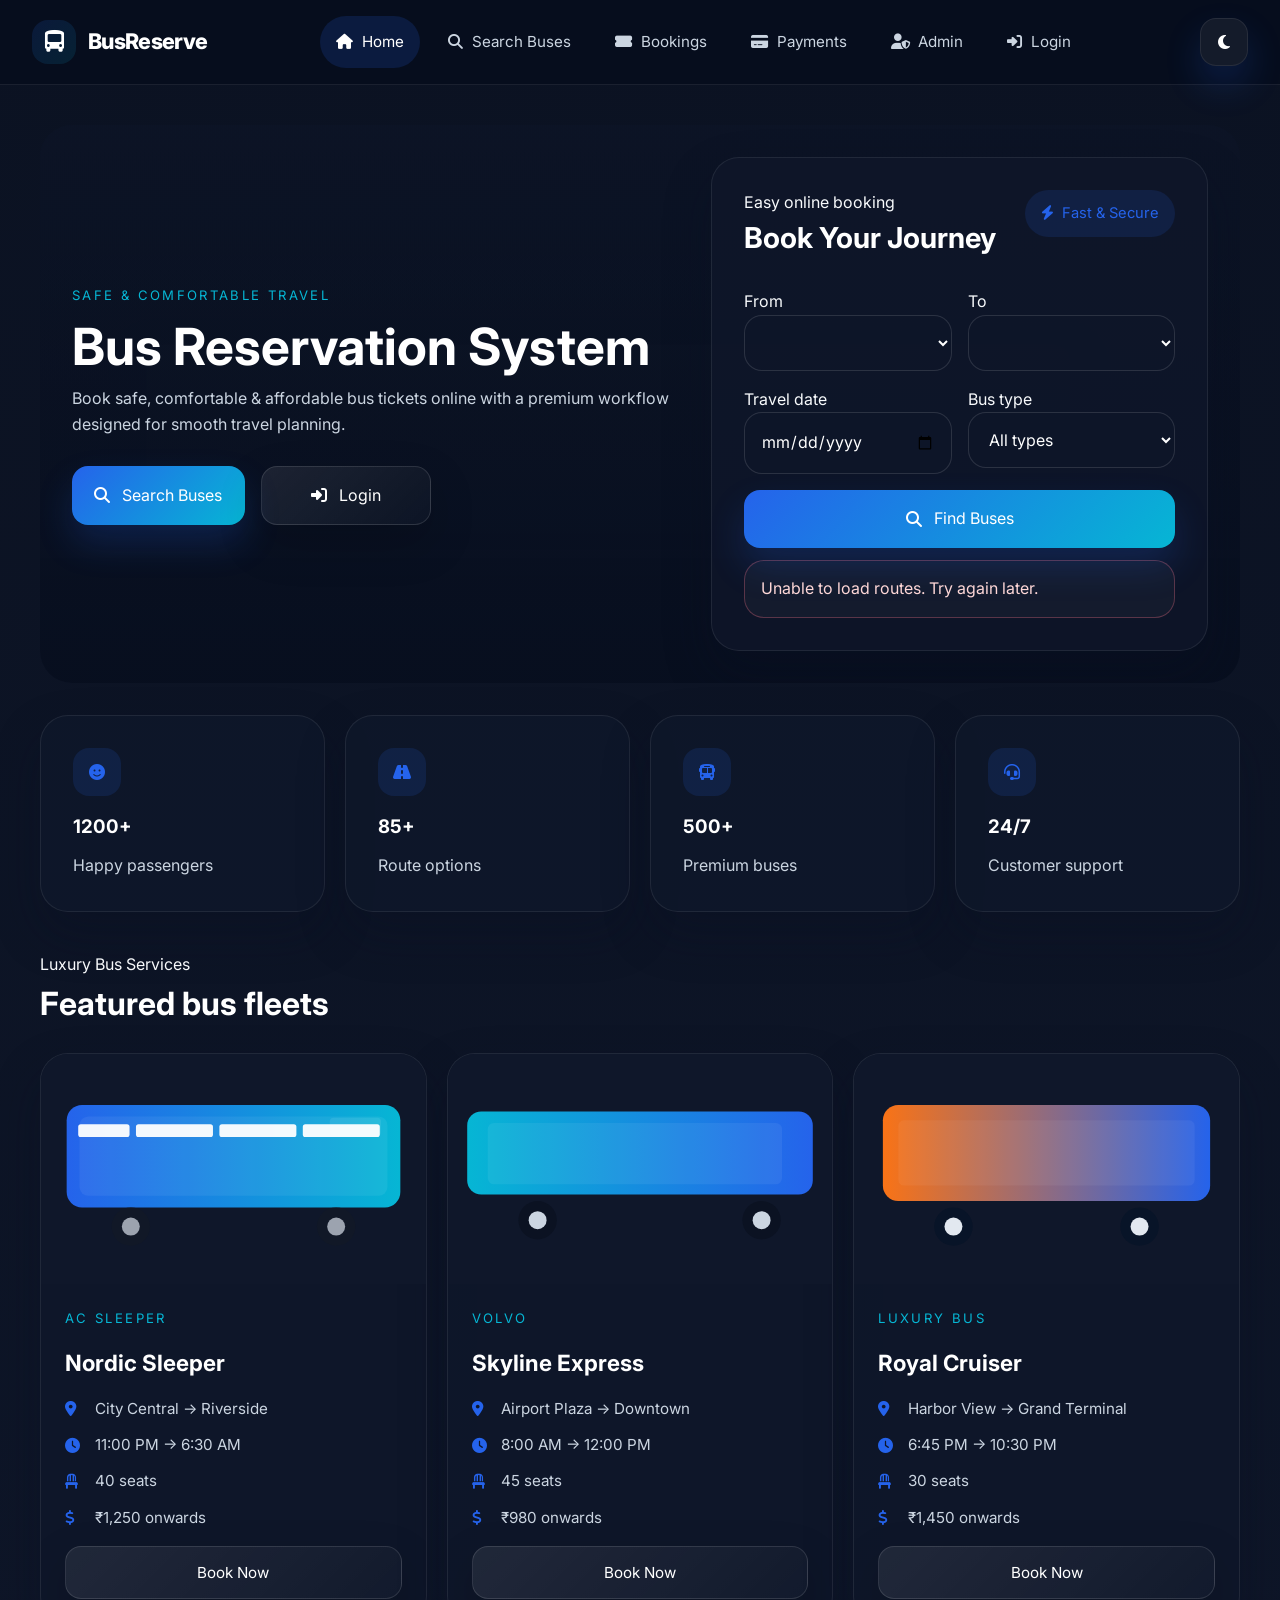
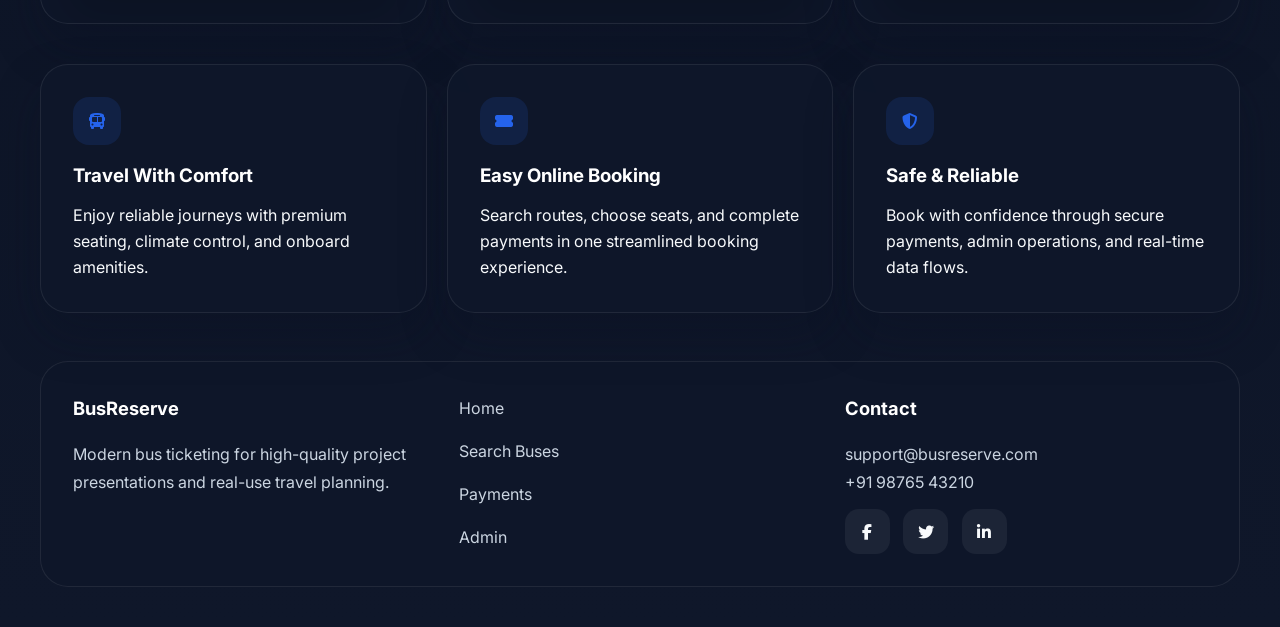
<file: frontend/index.html>
<!DOCTYPE html>
<html lang="en">
<head>
    <meta charset="UTF-8" />
    <meta name="viewport" content="width=device-width, initial-scale=1.0" />
    <title>Bus Reservation System</title>
    <link rel="preconnect" href="https://fonts.googleapis.com" />
    <link rel="preconnect" href="https://fonts.gstatic.com" crossorigin />
    <link href="https://fonts.googleapis.com/css2?family=Inter:wght@400;500;600;700;800&display=swap" rel="stylesheet" />
    <link rel="stylesheet" href="https://cdnjs.cloudflare.com/ajax/libs/font-awesome/6.5.0/css/all.min.css" />
    <link rel="stylesheet" href="css/style.css" />
</head>
<body id="home-page">
    <header class="navbar">
        <a class="brand" href="index.html"><span class="logo-icon"><i class="fas fa-bus-alt"></i></span>BusReserve</a>
        <nav class="nav-links">
            <a class="active" href="index.html"><i class="fas fa-home"></i> Home</a>
            <a href="booking.html"><i class="fas fa-search"></i> Search Buses</a>
            <a href="booking.html"><i class="fas fa-ticket-alt"></i> Bookings</a>
            <a href="payment.html"><i class="fas fa-credit-card"></i> Payments</a>
            <a href="admin.html"><i class="fas fa-user-shield"></i> Admin</a>
            <a href="login.html"><i class="fas fa-sign-in-alt"></i> Login</a>
        </nav>
        <button id="dark-mode-toggle" class="icon-btn" aria-label="Toggle dark mode"><i class="fas fa-moon"></i></button>
    </header>

    <main class="page-layout">
        <section class="hero hero-home">
            <div class="hero-copy">
                <span class="eyebrow">Safe & Comfortable Travel</span>
                <h1>Bus Reservation System</h1>
                <p>Book safe, comfortable & affordable bus tickets online with a premium workflow designed for smooth travel planning.</p>
                <div class="hero-actions">
                    <a class="button" href="booking.html"><i class="fas fa-search"></i> Search Buses</a>
                    <a class="button secondary" href="login.html"><i class="fas fa-sign-in-alt"></i> Login</a>
                </div>
            </div>
            <div class="hero-panel">
                <div class="hero-card-header">
                    <div>
                        <span class="eyebrow">Easy online booking</span>
                        <h2>Book Your Journey</h2>
                    </div>
                    <div class="badge"><i class="fas fa-bolt"></i> Fast & Secure</div>
                </div>
                <form id="home-search-form" class="grid-2">
                    <label>
                        <span>From</span>
                        <select id="home-search-source" required></select>
                    </label>
                    <label>
                        <span>To</span>
                        <select id="home-search-destination" required></select>
                    </label>
                    <label>
                        <span>Travel date</span>
                        <input id="home-search-date" type="date" />
                    </label>
                    <label>
                        <span>Bus type</span>
                        <select id="home-search-type">
                            <option value="">All types</option>
                            <option value="AC Sleeper">AC Sleeper</option>
                            <option value="Volvo">Volvo</option>
                            <option value="Luxury Bus">Luxury Bus</option>
                            <option value="Express Bus">Express Bus</option>
                            <option value="Semi Sleeper">Semi Sleeper</option>
                        </select>
                    </label>
                    <button class="button full-width" type="submit"><i class="fas fa-search"></i> Find Buses</button>
                </form>
                <div id="home-search-message" class="message"></div>
            </div>
        </section>

        <section class="stats-grid">
            <article class="stat-card">
                <span class="stat-icon"><i class="fas fa-smile"></i></span>
                <h3>1200+</h3>
                <p>Happy passengers</p>
            </article>
            <article class="stat-card">
                <span class="stat-icon"><i class="fas fa-road"></i></span>
                <h3>85+</h3>
                <p>Route options</p>
            </article>
            <article class="stat-card">
                <span class="stat-icon"><i class="fas fa-bus"></i></span>
                <h3>500+</h3>
                <p>Premium buses</p>
            </article>
            <article class="stat-card">
                <span class="stat-icon"><i class="fas fa-headset"></i></span>
                <h3>24/7</h3>
                <p>Customer support</p>
            </article>
        </section>

        <section class="section-block">
            <div class="section-head">
                <div>
                    <span class="eyebrow">Luxury Bus Services</span>
                    <h2>Featured bus fleets</h2>
                </div>
            </div>
            <div class="bus-card-grid">
                <article class="bus-card">
                    <div class="bus-thumb"><img src="assets/images/ac-sleeper.svg" alt="AC Sleeper Bus" /></div>
                    <div class="bus-card-body">
                        <p class="bus-label">AC Sleeper</p>
                        <h3>Nordic Sleeper</h3>
                        <ul>
                            <li><i class="fas fa-map-marker-alt"></i> City Central → Riverside</li>
                            <li><i class="fas fa-clock"></i> 11:00 PM → 6:30 AM</li>
                            <li><i class="fas fa-chair"></i> 40 seats</li>
                            <li><i class="fas fa-dollar-sign"></i> ₹1,250 onwards</li>
                        </ul>
                        <button class="button secondary small">Book Now</button>
                    </div>
                </article>
                <article class="bus-card">
                    <div class="bus-thumb"><img src="assets/images/volvo.svg" alt="Volvo Bus" /></div>
                    <div class="bus-card-body">
                        <p class="bus-label">Volvo</p>
                        <h3>Skyline Express</h3>
                        <ul>
                            <li><i class="fas fa-map-marker-alt"></i> Airport Plaza → Downtown</li>
                            <li><i class="fas fa-clock"></i> 8:00 AM → 12:00 PM</li>
                            <li><i class="fas fa-chair"></i> 45 seats</li>
                            <li><i class="fas fa-dollar-sign"></i> ₹980 onwards</li>
                        </ul>
                        <button class="button secondary small">Book Now</button>
                    </div>
                </article>
                <article class="bus-card">
                    <div class="bus-thumb"><img src="assets/images/luxury-bus.svg" alt="Luxury Bus" /></div>
                    <div class="bus-card-body">
                        <p class="bus-label">Luxury Bus</p>
                        <h3>Royal Cruiser</h3>
                        <ul>
                            <li><i class="fas fa-map-marker-alt"></i> Harbor View → Grand Terminal</li>
                            <li><i class="fas fa-clock"></i> 6:45 PM → 10:30 PM</li>
                            <li><i class="fas fa-chair"></i> 30 seats</li>
                            <li><i class="fas fa-dollar-sign"></i> ₹1,450 onwards</li>
                        </ul>
                        <button class="button secondary small">Book Now</button>
                    </div>
                </article>
            </div>
        </section>

        <section class="section-block feature-grid-2">
            <article class="feature-card">
                <i class="fas fa-bus"></i>
                <h3>Travel With Comfort</h3>
                <p>Enjoy reliable journeys with premium seating, climate control, and onboard amenities.</p>
            </article>
            <article class="feature-card">
                <i class="fas fa-ticket-alt"></i>
                <h3>Easy Online Booking</h3>
                <p>Search routes, choose seats, and complete payments in one streamlined booking experience.</p>
            </article>
            <article class="feature-card">
                <i class="fas fa-shield-alt"></i>
                <h3>Safe & Reliable</h3>
                <p>Book with confidence through secure payments, admin operations, and real-time data flows.</p>
            </article>
        </section>
    </main>

    <footer class="footer">
        <div>
            <h3>BusReserve</h3>
            <p>Modern bus ticketing for high-quality project presentations and real-use travel planning.</p>
        </div>
        <div class="footer-links">
            <a href="index.html">Home</a>
            <a href="booking.html">Search Buses</a>
            <a href="payment.html">Payments</a>
            <a href="admin.html">Admin</a>
        </div>
        <div>
            <h3>Contact</h3>
            <p>support@busreserve.com</p>
            <p>+91 98765 43210</p>
            <div class="social-list">
                <a href="#"><i class="fab fa-facebook-f"></i></a>
                <a href="#"><i class="fab fa-twitter"></i></a>
                <a href="#"><i class="fab fa-linkedin-in"></i></a>
            </div>
        </div>
    </footer>

    <script src="js/script.js"></script>
</body>
</html>
</file>
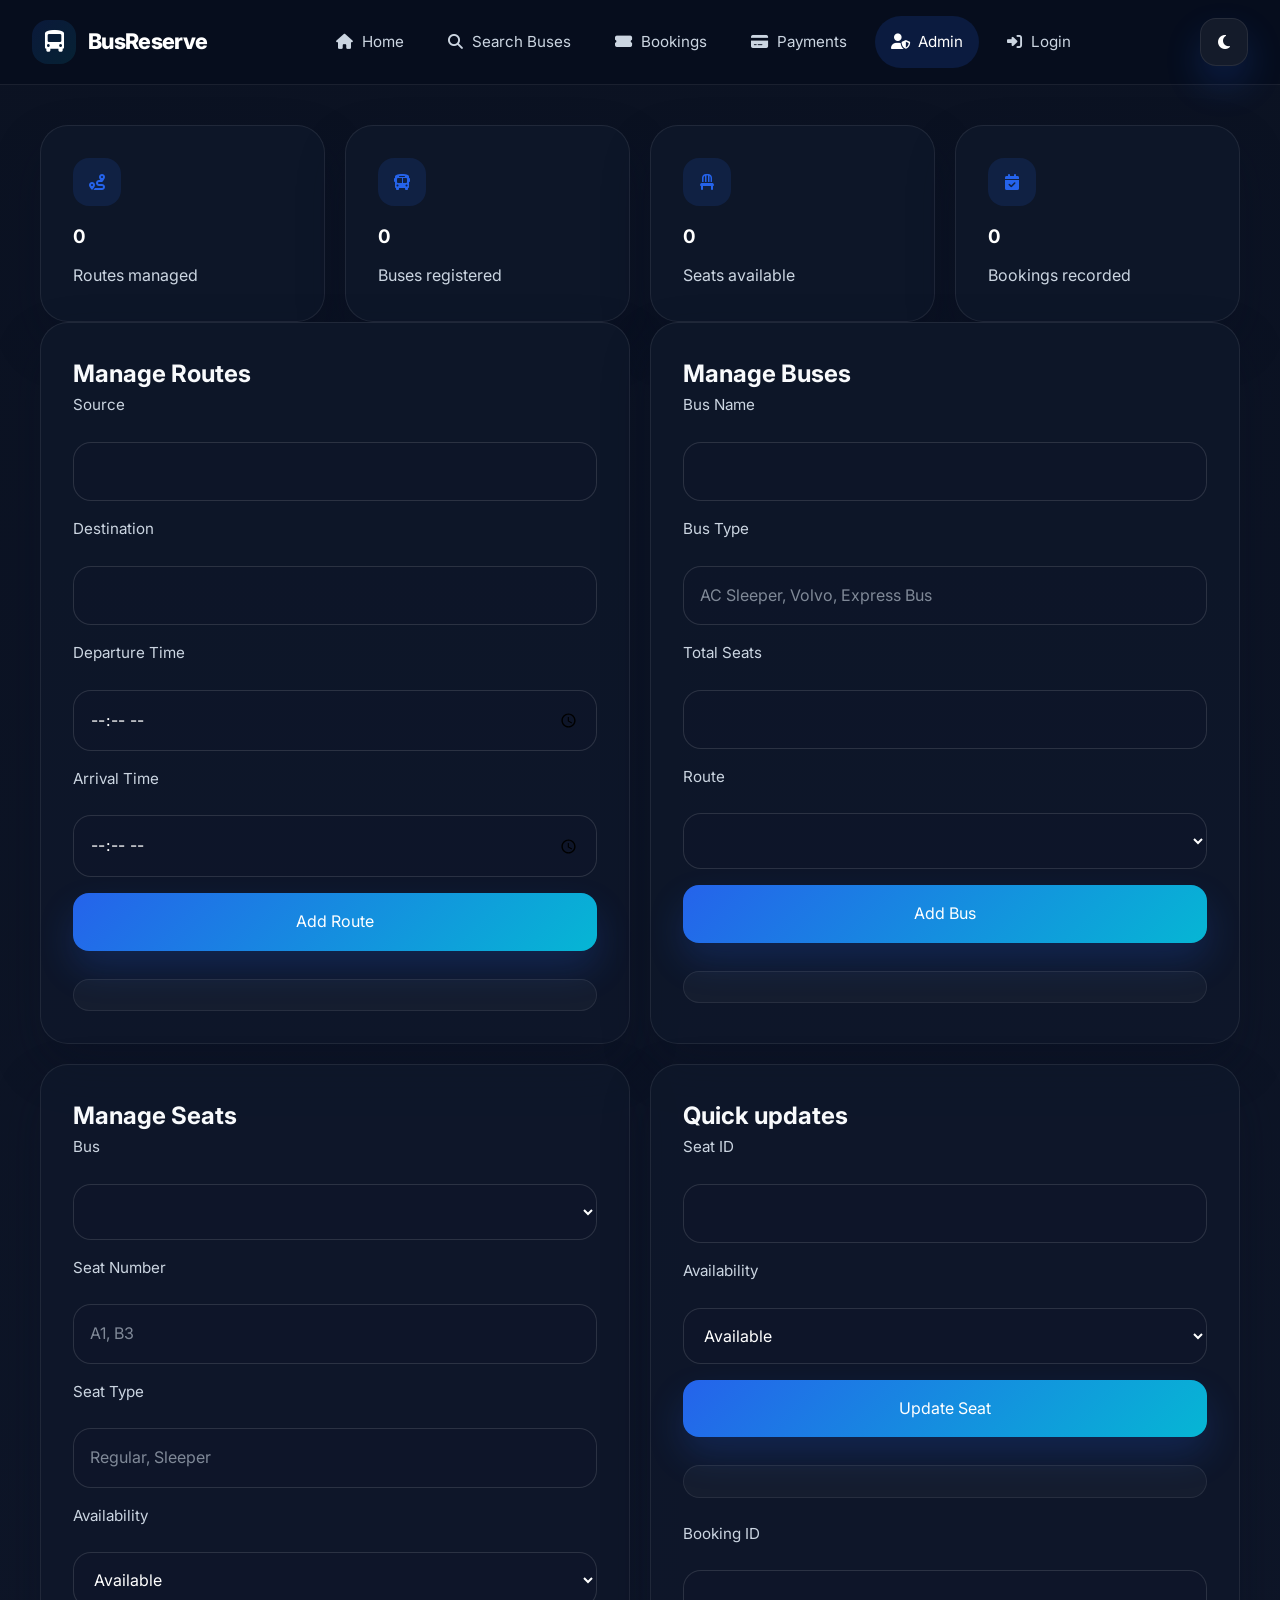
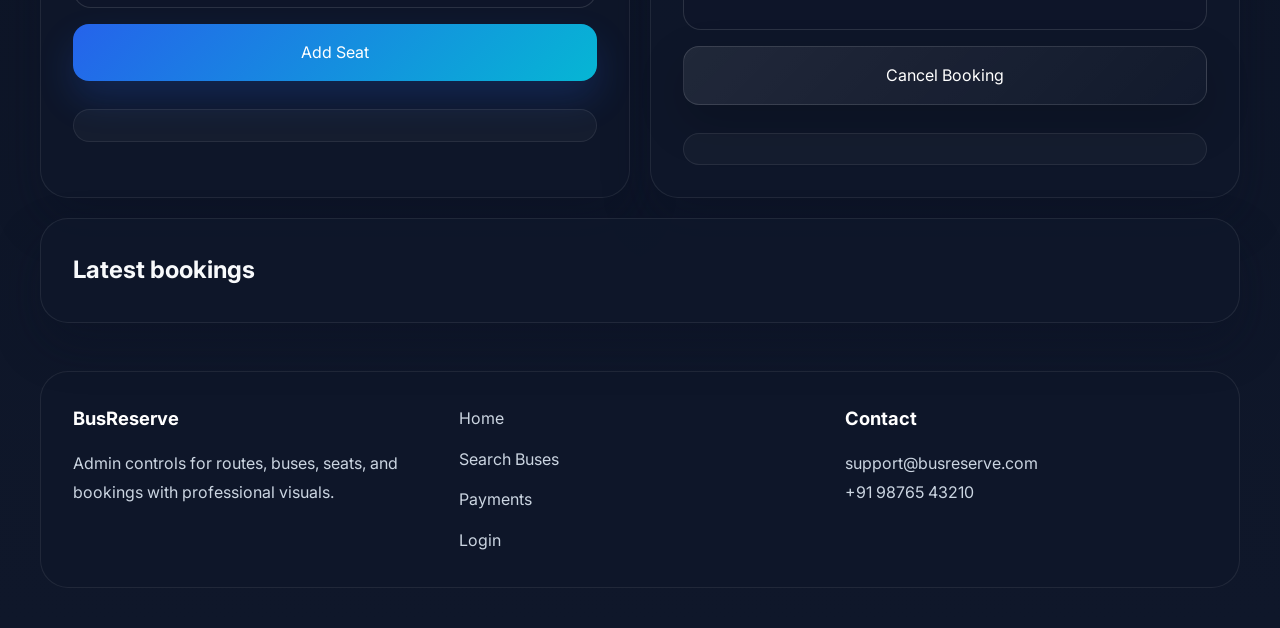
<file: frontend/admin.html>
<!DOCTYPE html>
<html lang="en">
<head>
    <meta charset="UTF-8" />
    <meta name="viewport" content="width=device-width, initial-scale=1.0" />
    <title>Admin Dashboard - Bus Reservation</title>
    <link rel="preconnect" href="https://fonts.googleapis.com" />
    <link rel="preconnect" href="https://fonts.gstatic.com" crossorigin />
    <link href="https://fonts.googleapis.com/css2?family=Inter:wght@400;500;600;700;800&display=swap" rel="stylesheet" />
    <link rel="stylesheet" href="https://cdnjs.cloudflare.com/ajax/libs/font-awesome/6.5.0/css/all.min.css" />
    <link rel="stylesheet" href="css/style.css" />
</head>
<body id="admin-page">
    <header class="navbar">
        <a class="brand" href="index.html"><span class="logo-icon"><i class="fas fa-bus-alt"></i></span>BusReserve</a>
        <nav class="nav-links">
            <a href="index.html"><i class="fas fa-home"></i> Home</a>
            <a href="booking.html"><i class="fas fa-search"></i> Search Buses</a>
            <a href="booking.html"><i class="fas fa-ticket-alt"></i> Bookings</a>
            <a href="payment.html"><i class="fas fa-credit-card"></i> Payments</a>
            <a class="active" href="admin.html"><i class="fas fa-user-shield"></i> Admin</a>
            <a href="login.html"><i class="fas fa-sign-in-alt"></i> Login</a>
        </nav>
        <button id="dark-mode-toggle" class="icon-btn" aria-label="Toggle dark mode"><i class="fas fa-moon"></i></button>
    </header>

    <main class="page-layout admin-dashboard">
        <section class="stats-grid admin-stats">
            <article class="stat-card">
                <span class="stat-icon"><i class="fas fa-route"></i></span>
                <h3 id="routes-count">0</h3>
                <p>Routes managed</p>
            </article>
            <article class="stat-card">
                <span class="stat-icon"><i class="fas fa-bus"></i></span>
                <h3 id="buses-count">0</h3>
                <p>Buses registered</p>
            </article>
            <article class="stat-card">
                <span class="stat-icon"><i class="fas fa-chair"></i></span>
                <h3 id="seats-count">0</h3>
                <p>Seats available</p>
            </article>
            <article class="stat-card">
                <span class="stat-icon"><i class="fas fa-calendar-check"></i></span>
                <h3 id="bookings-count">0</h3>
                <p>Bookings recorded</p>
            </article>
        </section>

        <section class="admin-grid">
            <article class="card admin-panel">
                <h2>Manage Routes</h2>
                <form id="route-form" class="mini-form">
                    <label>Source</label>
                    <input id="admin-route-source" required />
                    <label>Destination</label>
                    <input id="admin-route-destination" required />
                    <label>Departure Time</label>
                    <input id="admin-route-departure" type="time" required />
                    <label>Arrival Time</label>
                    <input id="admin-route-arrival" type="time" required />
                    <button type="submit" class="button">Add Route</button>
                    <div id="admin-route-message" class="message"></div>
                </form>
            </article>
            <article class="card admin-panel">
                <h2>Manage Buses</h2>
                <form id="bus-form" class="mini-form">
                    <label>Bus Name</label>
                    <input id="admin-bus-name" required />
                    <label>Bus Type</label>
                    <input id="admin-bus-type" required placeholder="AC Sleeper, Volvo, Express Bus" />
                    <label>Total Seats</label>
                    <input id="admin-bus-total" type="number" min="1" required />
                    <label>Route</label>
                    <select id="admin-bus-route" required></select>
                    <button type="submit" class="button">Add Bus</button>
                    <div id="admin-bus-message" class="message"></div>
                </form>
            </article>
            <article class="card admin-panel">
                <h2>Manage Seats</h2>
                <form id="seat-form" class="mini-form">
                    <label>Bus</label>
                    <select id="admin-seat-bus" required></select>
                    <label>Seat Number</label>
                    <input id="admin-seat-number" required placeholder="A1, B3" />
                    <label>Seat Type</label>
                    <input id="admin-seat-type" required placeholder="Regular, Sleeper" />
                    <label>Availability</label>
                    <select id="admin-seat-availability">
                        <option>Available</option>
                        <option>Booked</option>
                    </select>
                    <button type="submit" class="button">Add Seat</button>
                    <div id="admin-seat-message" class="message"></div>
                </form>
            </article>
            <article class="card admin-panel">
                <h2>Quick updates</h2>
                <form id="update-seat-form" class="mini-form">
                    <label>Seat ID</label>
                    <input id="admin-update-seat-id" type="number" required />
                    <label>Availability</label>
                    <select id="admin-update-seat-availability">
                        <option>Available</option>
                        <option>Booked</option>
                    </select>
                    <button type="submit" class="button">Update Seat</button>
                    <div id="admin-update-seat-message" class="message"></div>
                </form>
                <form id="cancel-booking-form" class="mini-form" style="margin-top: 1.5rem;">
                    <label>Booking ID</label>
                    <input id="admin-cancel-booking-id" type="number" required />
                    <button type="submit" class="button secondary">Cancel Booking</button>
                    <div id="admin-cancel-booking-message" class="message"></div>
                </form>
            </article>
            <article class="card admin-panel" style="grid-column: 1 / -1;">
                <h2>Latest bookings</h2>
                <div id="admin-bookings" class="table-scroll"></div>
            </article>
        </section>
    </main>

    <footer class="footer">
        <div>
            <h3>BusReserve</h3>
            <p>Admin controls for routes, buses, seats, and bookings with professional visuals.</p>
        </div>
        <div class="footer-links">
            <a href="index.html">Home</a>
            <a href="booking.html">Search Buses</a>
            <a href="payment.html">Payments</a>
            <a href="login.html">Login</a>
        </div>
        <div>
            <h3>Contact</h3>
            <p>support@busreserve.com</p>
            <p>+91 98765 43210</p>
        </div>
    </footer>

    <script src="js/script.js"></script>
</body>
</html>
</file>
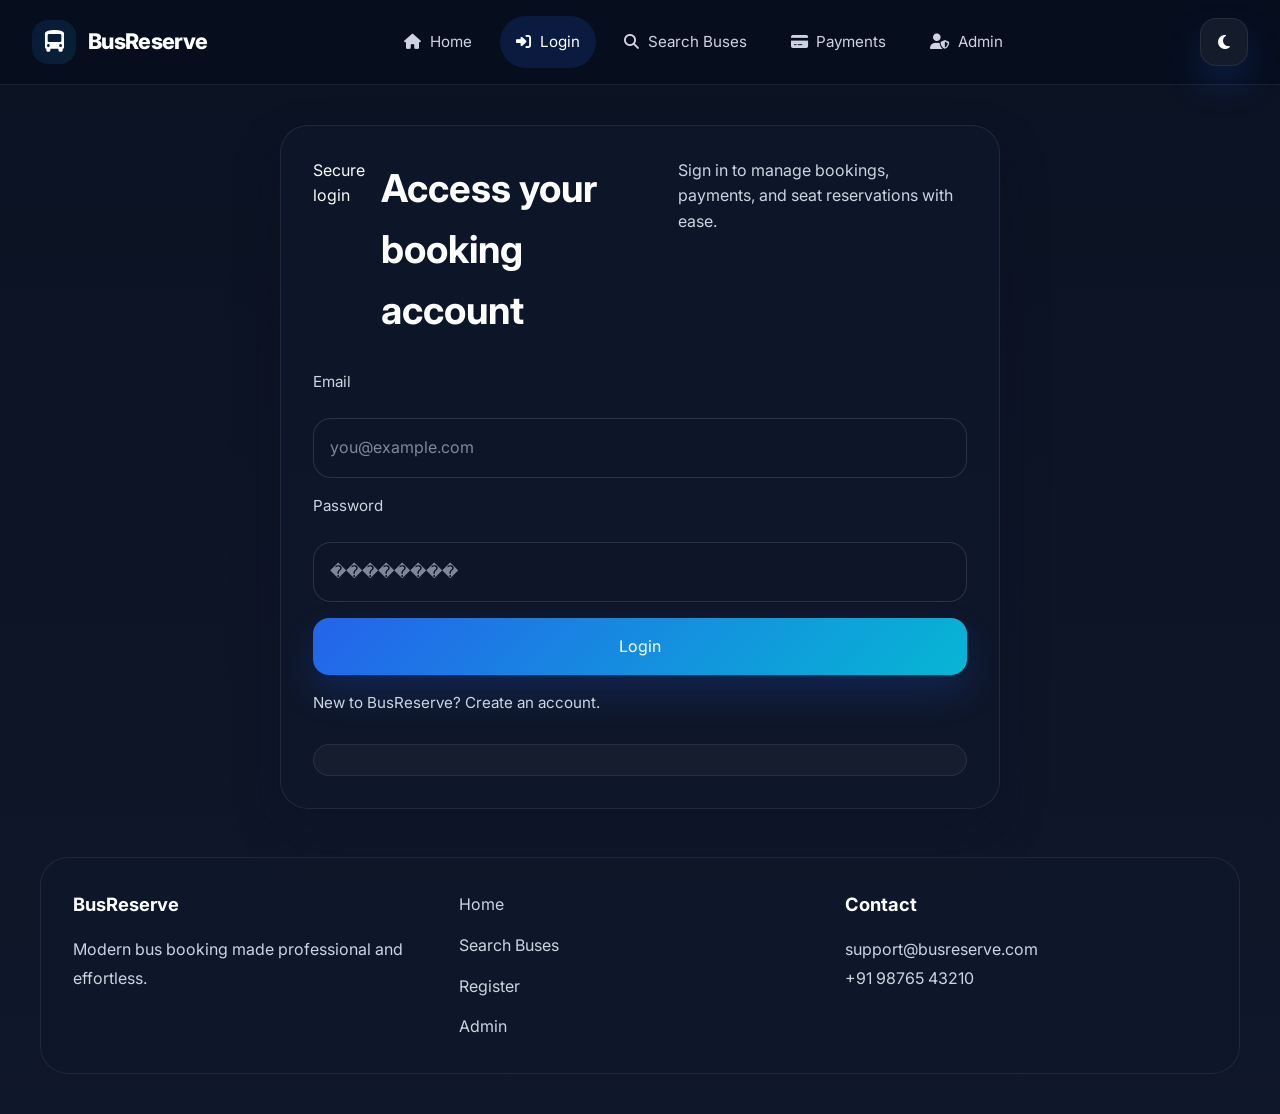
<file: frontend/booking.html>
<!DOCTYPE html>
<html lang="en">
<head>
    <meta charset="UTF-8" />
    <meta name="viewport" content="width=device-width, initial-scale=1.0" />
    <title>Booking - Bus Reservation</title>
    <link rel="preconnect" href="https://fonts.googleapis.com" />
    <link rel="preconnect" href="https://fonts.gstatic.com" crossorigin />
    <link href="https://fonts.googleapis.com/css2?family=Inter:wght@400;500;600;700;800&display=swap" rel="stylesheet" />
    <link rel="stylesheet" href="https://cdnjs.cloudflare.com/ajax/libs/font-awesome/6.5.0/css/all.min.css" />
    <link rel="stylesheet" href="css/style.css" />
</head>
<body id="booking-page">
    <header class="navbar">
        <a class="brand" href="index.html"><span class="logo-icon"><i class="fas fa-bus-alt"></i></span>BusReserve</a>
        <nav class="nav-links">
            <a href="index.html"><i class="fas fa-home"></i> Home</a>
            <a class="active" href="booking.html"><i class="fas fa-search"></i> Search Buses</a>
            <a href="booking.html"><i class="fas fa-ticket-alt"></i> Bookings</a>
            <a href="payment.html"><i class="fas fa-credit-card"></i> Payments</a>
            <a href="admin.html"><i class="fas fa-user-shield"></i> Admin</a>
            <a href="login.html"><i class="fas fa-sign-in-alt"></i> Login</a>
        </nav>
        <button id="dark-mode-toggle" class="icon-btn" aria-label="Toggle dark mode"><i class="fas fa-moon"></i></button>
    </header>

    <main class="page-layout booking-layout">
        <section class="card search-panel">
            <div class="search-header">
                <div>
                    <span class="eyebrow">Book Your Journey</span>
                    <h1>Find the best bus for your route</h1>
                    <p>Search available services, compare departure and arrival times, and choose the right bus for your travel plan.</p>
                </div>
                <div class="badge"><i class="fas fa-filter"></i> Smart search</div>
            </div>
            <form id="booking-search-form" class="grid-3">
                <label>
                    <span>From</span>
                    <select id="search-source"></select>
                </label>
                <label>
                    <span>To</span>
                    <select id="search-destination"></select>
                </label>
                <label>
                    <span>Date</span>
                    <input id="search-date" type="date" />
                </label>
                <label>
                    <span>Bus type</span>
                    <select id="search-bus-type">
                        <option value="">All buses</option>
                        <option value="AC Sleeper">AC Sleeper</option>
                        <option value="Volvo">Volvo</option>
                        <option value="Luxury Bus">Luxury Bus</option>
                        <option value="Express Bus">Express Bus</option>
                        <option value="Semi Sleeper">Semi Sleeper</option>
                    </select>
                </label>
                <div class="full-width">
                    <button id="search-button" type="button" class="button full-width"><i class="fas fa-search"></i> Search</button>
                </div>
                <div id="search-message" class="message full-width"></div>
            </form>
        </section>

        <section class="card section-card">
            <div class="section-header">
                <div>
                    <span class="eyebrow">Available buses</span>
                    <h2>Choose your ride</h2>
                </div>
                <p>Select any bus card to view seats and continue booking.</p>
            </div>
            <div id="buses-list" class="bus-card-grid"></div>
        </section>

        <section class="card section-card">
            <div class="section-header">
                <div>
                    <span class="eyebrow">Seat selection</span>
                    <h2>Choose a seat</h2>
                </div>
                <div class="seat-legend">
                    <span><span class="legend-dot available"></span> Available</span>
                    <span><span class="legend-dot selected"></span> Selected</span>
                    <span><span class="legend-dot booked"></span> Booked</span>
                </div>
            </div>
            <div id="seat-list" class="seat-grid"></div>
            <div class="section-actions" style="margin-top: 1.5rem;">
                <button id="book-seat-button" class="button" disabled><i class="fas fa-check-circle"></i> Confirm Seat</button>
            </div>
            <div id="seat-message" class="message"></div>
        </section>

        <section class="card section-card">
            <div class="section-header">
                <div>
                    <span class="eyebrow">Booking history</span>
                    <h2>Your recent trips</h2>
                </div>
            </div>
            <div id="history-content"></div>
        </section>
    </main>

    <footer class="footer">
        <div>
            <h3>BusReserve</h3>
            <p>Book trips with premium fleets and easy online checkout.</p>
        </div>
        <div class="footer-links">
            <a href="index.html">Home</a>
            <a href="booking.html">Search Buses</a>
            <a href="payment.html">Payments</a>
            <a href="admin.html">Admin</a>
        </div>
        <div>
            <h3>Contact</h3>
            <p>support@busreserve.com</p>
            <p>+91 98765 43210</p>
        </div>
    </footer>

    <script src="js/script.js"></script>
</body>
</html>
</file>
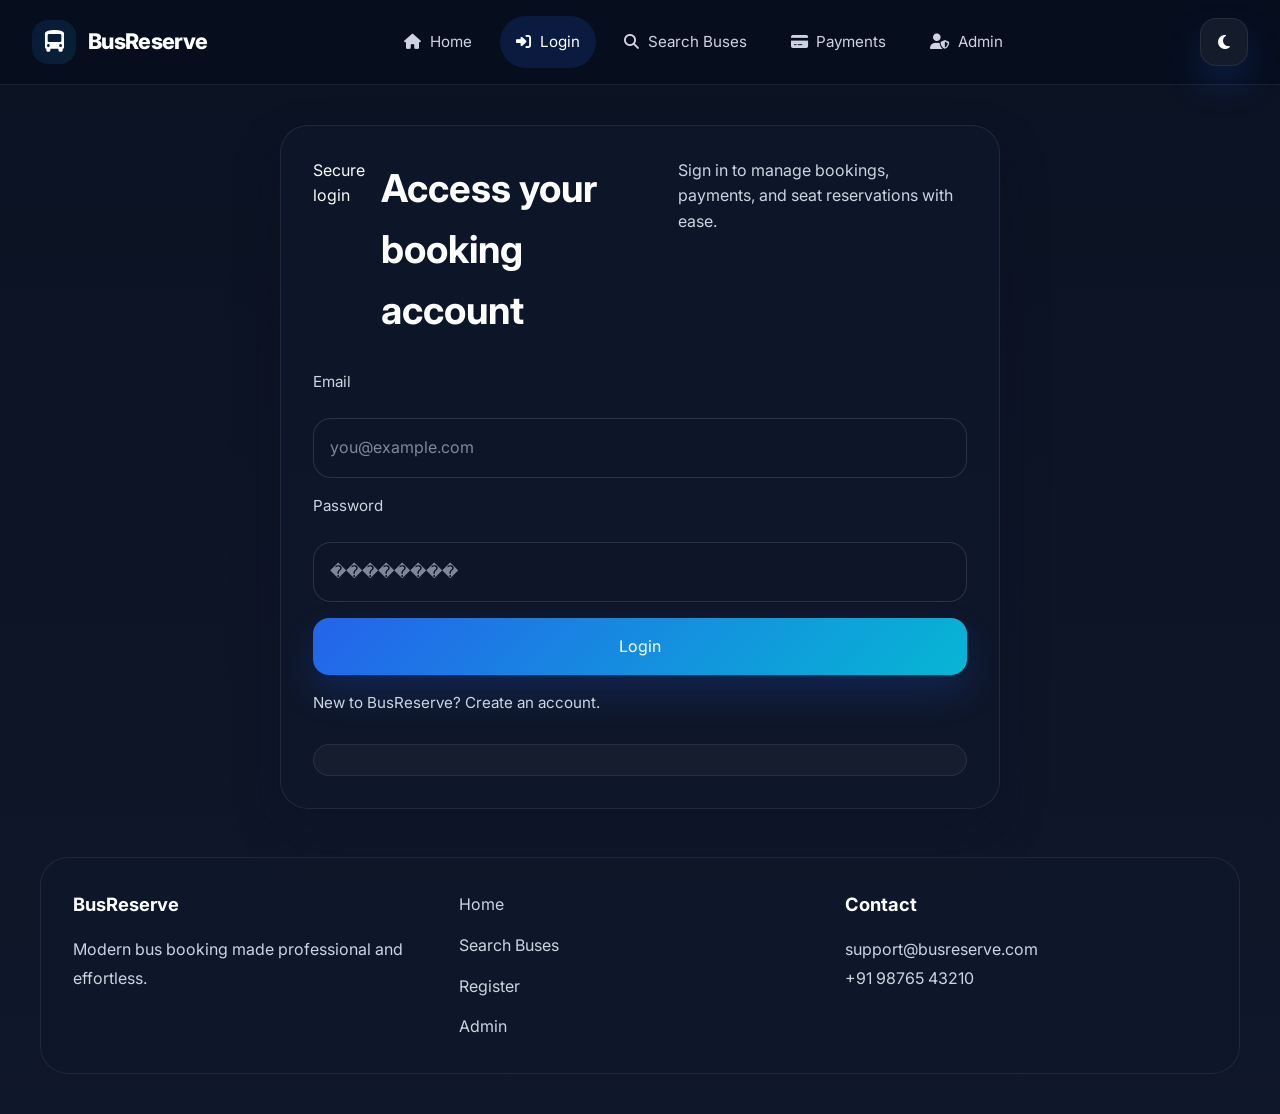
<file: frontend/login.html>
<!DOCTYPE html>
<html lang="en">
<head>
    <meta charset="UTF-8" />
    <meta name="viewport" content="width=device-width, initial-scale=1.0" />
    <title>Login - Bus Reservation</title>
    <link rel="preconnect" href="https://fonts.googleapis.com" />
    <link rel="preconnect" href="https://fonts.gstatic.com" crossorigin />
    <link href="https://fonts.googleapis.com/css2?family=Inter:wght@400;500;600;700;800&display=swap" rel="stylesheet" />
    <link rel="stylesheet" href="https://cdnjs.cloudflare.com/ajax/libs/font-awesome/6.5.0/css/all.min.css" />
    <link rel="stylesheet" href="css/style.css" />
</head>
<body id="login-page">
    <header class="navbar">
        <a class="brand" href="index.html"><span class="logo-icon"><i class="fas fa-bus-alt"></i></span>BusReserve</a>
        <nav class="nav-links">
            <a href="index.html"><i class="fas fa-home"></i> Home</a>
            <a class="active" href="login.html"><i class="fas fa-sign-in-alt"></i> Login</a>
            <a href="booking.html"><i class="fas fa-search"></i> Search Buses</a>
            <a href="payment.html"><i class="fas fa-credit-card"></i> Payments</a>
            <a href="admin.html"><i class="fas fa-user-shield"></i> Admin</a>
        </nav>
        <button id="dark-mode-toggle" class="icon-btn" aria-label="Toggle dark mode"><i class="fas fa-moon"></i></button>
    </header>

    <main class="form-layout auth-layout">
        <section class="card auth-card">
            <div class="auth-header">
                <span class="eyebrow">Secure login</span>
                <h1>Access your booking account</h1>
                <p>Sign in to manage bookings, payments, and seat reservations with ease.</p>
            </div>
            <form id="login-form" class="auth-form">
                <label for="login-email">Email</label>
                <input type="email" id="login-email" placeholder="you@example.com" required />
                <label for="login-password">Password</label>
                <input type="password" id="login-password" placeholder="��������" required />
                <button type="submit" class="button full-width">Login</button>
                <p class="small-text">New to BusReserve? <a href="register.html">Create an account</a>.</p>
                <div id="login-message" class="message"></div>
            </form>
        </section>
    </main>

    <footer class="footer">
        <div>
            <h3>BusReserve</h3>
            <p>Modern bus booking made professional and effortless.</p>
        </div>
        <div class="footer-links">
            <a href="index.html">Home</a>
            <a href="booking.html">Search Buses</a>
            <a href="register.html">Register</a>
            <a href="admin.html">Admin</a>
        </div>
        <div>
            <h3>Contact</h3>
            <p>support@busreserve.com</p>
            <p>+91 98765 43210</p>
        </div>
    </footer>

    <script src="js/script.js"></script>
</body>
</html>
</file>
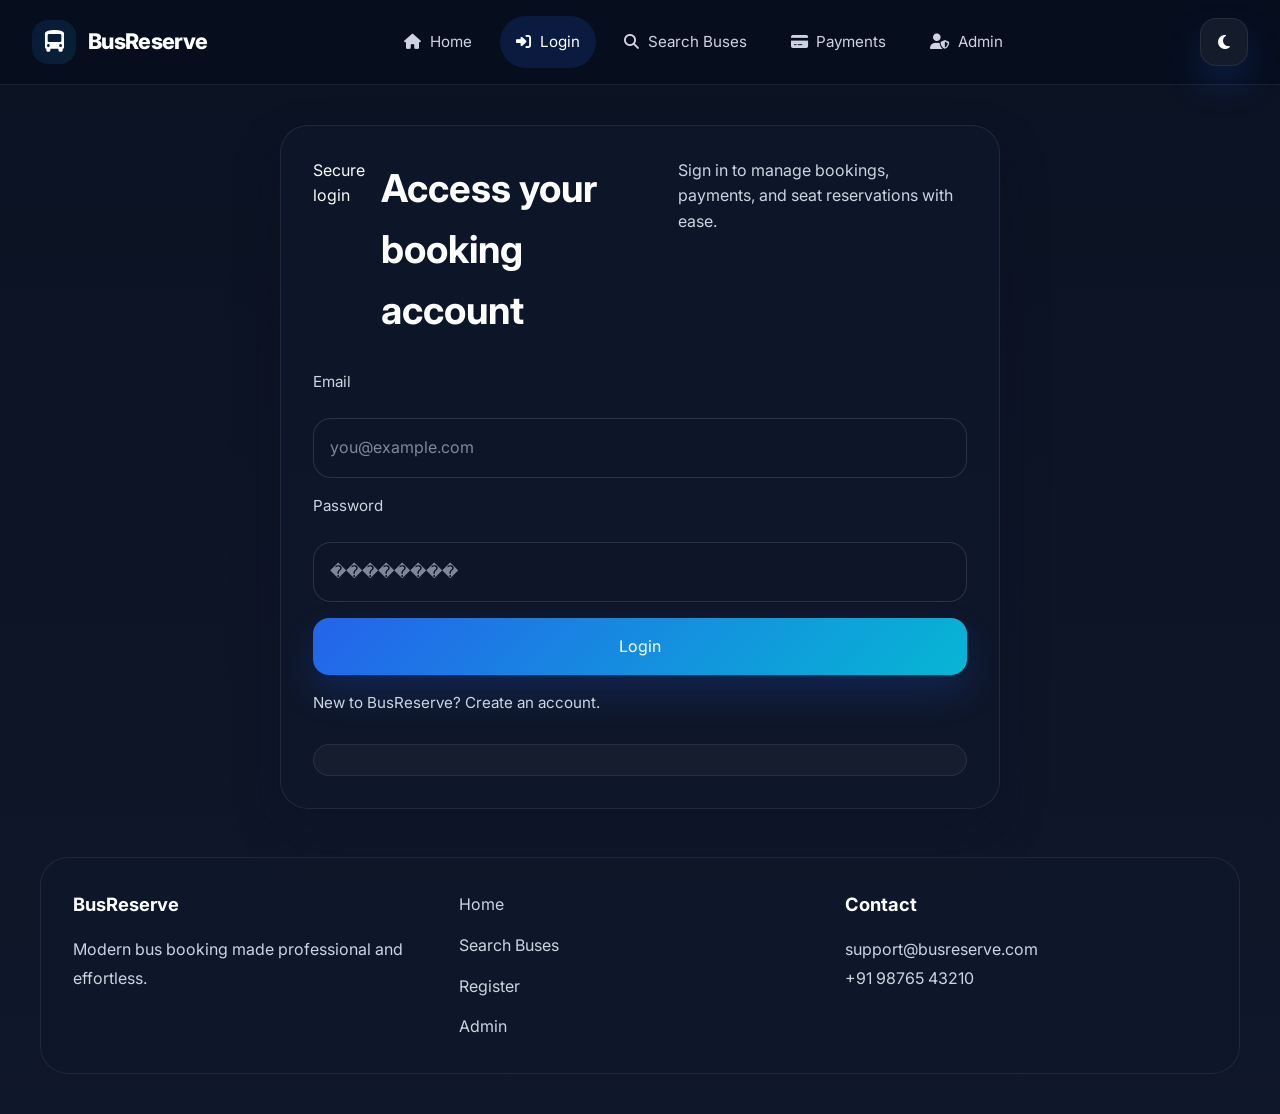
<file: frontend/payment.html>
<!DOCTYPE html>
<html lang="en">
<head>
    <meta charset="UTF-8" />
    <meta name="viewport" content="width=device-width, initial-scale=1.0" />
    <title>Payment - Bus Reservation</title>
    <link rel="preconnect" href="https://fonts.googleapis.com" />
    <link rel="preconnect" href="https://fonts.gstatic.com" crossorigin />
    <link href="https://fonts.googleapis.com/css2?family=Inter:wght@400;500;600;700;800&display=swap" rel="stylesheet" />
    <link rel="stylesheet" href="https://cdnjs.cloudflare.com/ajax/libs/font-awesome/6.5.0/css/all.min.css" />
    <link rel="stylesheet" href="css/style.css" />
</head>
<body id="payment-page">
    <header class="navbar">
        <a class="brand" href="index.html"><span class="logo-icon"><i class="fas fa-bus-alt"></i></span>BusReserve</a>
        <nav class="nav-links">
            <a href="index.html"><i class="fas fa-home"></i> Home</a>
            <a href="booking.html"><i class="fas fa-search"></i> Search Buses</a>
            <a href="booking.html"><i class="fas fa-ticket-alt"></i> Bookings</a>
            <a class="active" href="payment.html"><i class="fas fa-credit-card"></i> Payments</a>
            <a href="admin.html"><i class="fas fa-user-shield"></i> Admin</a>
            <a href="login.html"><i class="fas fa-sign-in-alt"></i> Login</a>
        </nav>
        <button id="dark-mode-toggle" class="icon-btn" aria-label="Toggle dark mode"><i class="fas fa-moon"></i></button>
    </header>

    <main class="form-layout payment-layout">
        <section class="card payment-panel">
            <div class="payment-header">
                <div>
                    <span class="eyebrow">Secure checkout</span>
                    <h1>Complete your payment</h1>
                    <p>Confirm your booking with a secure and smooth payment experience.</p>
                </div>
                <div class="badge"><i class="fas fa-shield-alt"></i> Trusted payments</div>
            </div>
            <div id="payment-summary" class="summary-card"></div>
            <form id="payment-form" class="grid-2">
                <label>
                    <span>Payment method</span>
                    <select id="payment-method" required>
                        <option value="Credit Card">Credit Card</option>
                        <option value="Debit Card">Debit Card</option>
                        <option value="Net Banking">Net Banking</option>
                        <option value="UPI">UPI</option>
                        <option value="Wallet">Wallet</option>
                    </select>
                </label>
                <label>
                    <span>Card number</span>
                    <input type="text" placeholder="0000 0000 0000 0000" required />
                </label>
                <label>
                    <span>Expiry</span>
                    <input type="text" placeholder="MM/YY" required />
                </label>
                <label>
                    <span>CVV</span>
                    <input type="password" placeholder="123" required />
                </label>
                <div class="full-width">
                    <button type="submit" class="button full-width"><i class="fas fa-credit-card"></i> Pay Now</button>
                </div>
                <div id="payment-message" class="message full-width"></div>
            </form>
        </section>
    </main>

    <footer class="footer">
        <div>
            <h3>BusReserve</h3>
            <p>Fast online bus bookings with premium support and secure checkout.</p>
        </div>
        <div class="footer-links">
            <a href="index.html">Home</a>
            <a href="booking.html">Search Buses</a>
            <a href="admin.html">Admin</a>
            <a href="login.html">Login</a>
        </div>
        <div>
            <h3>Contact</h3>
            <p>support@busreserve.com</p>
            <p>+91 98765 43210</p>
        </div>
    </footer>

    <script src="js/script.js"></script>
</body>
</html>
</file>
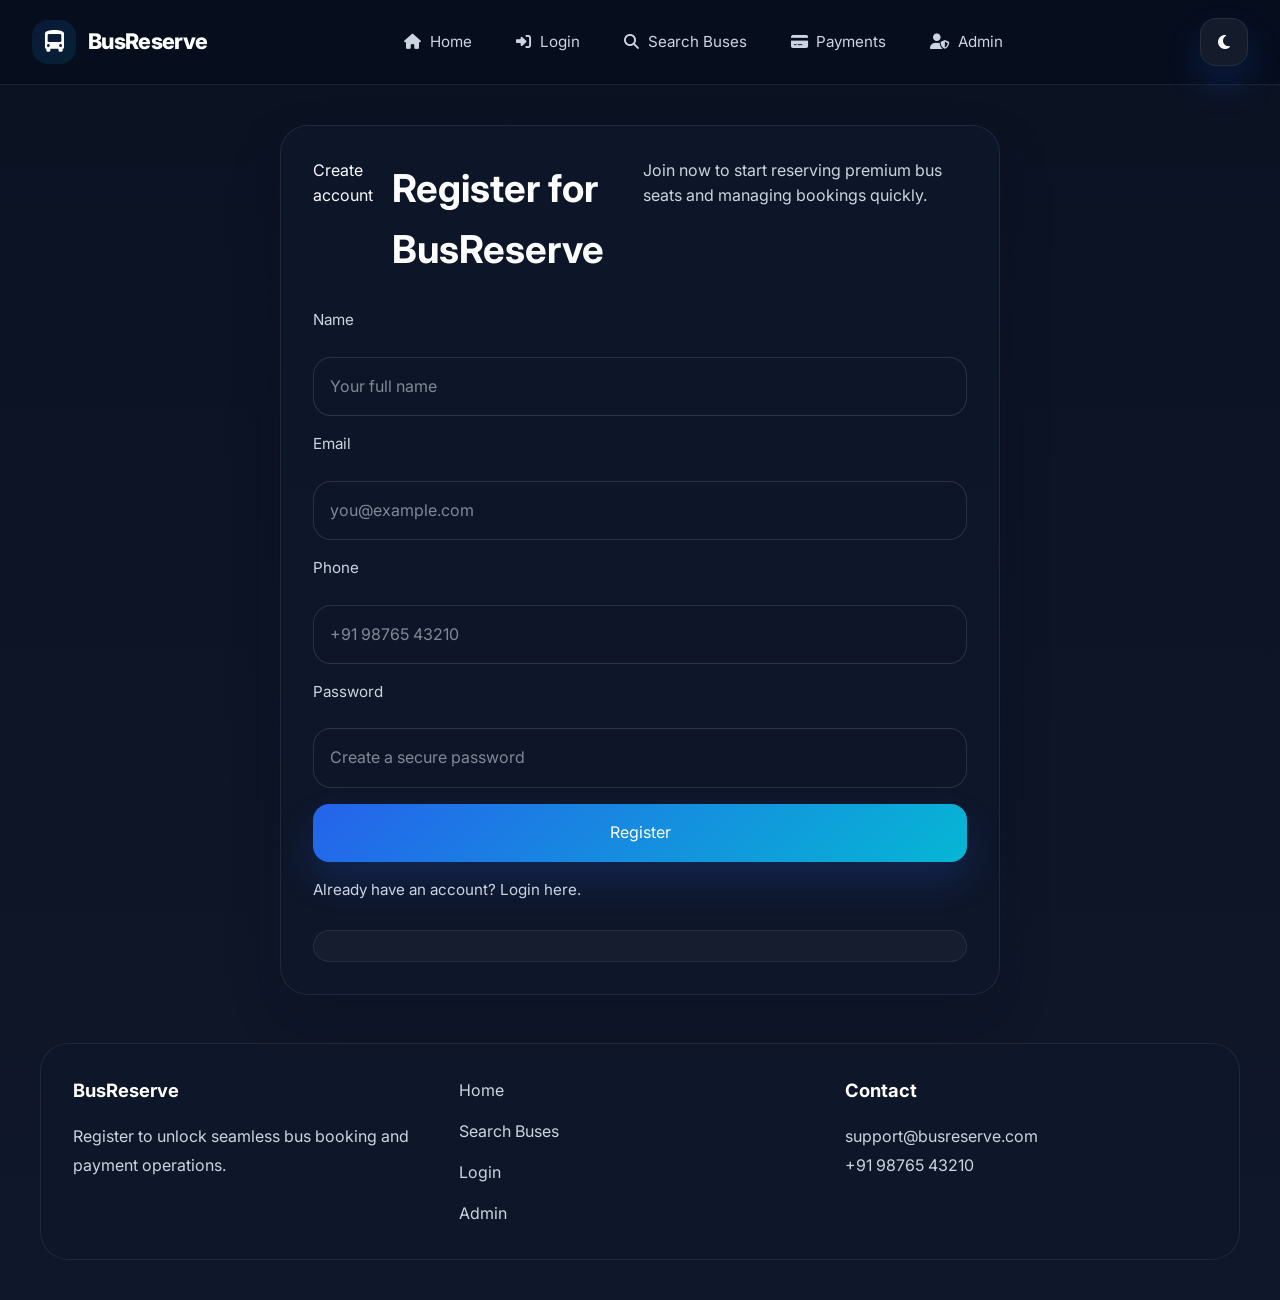
<file: frontend/register.html>
<!DOCTYPE html>
<html lang="en">
<head>
    <meta charset="UTF-8" />
    <meta name="viewport" content="width=device-width, initial-scale=1.0" />
    <title>Register - Bus Reservation</title>
    <link rel="preconnect" href="https://fonts.googleapis.com" />
    <link rel="preconnect" href="https://fonts.gstatic.com" crossorigin />
    <link href="https://fonts.googleapis.com/css2?family=Inter:wght@400;500;600;700;800&display=swap" rel="stylesheet" />
    <link rel="stylesheet" href="https://cdnjs.cloudflare.com/ajax/libs/font-awesome/6.5.0/css/all.min.css" />
    <link rel="stylesheet" href="css/style.css" />
</head>
<body id="register-page">
    <header class="navbar">
        <a class="brand" href="index.html"><span class="logo-icon"><i class="fas fa-bus-alt"></i></span>BusReserve</a>
        <nav class="nav-links">
            <a href="index.html"><i class="fas fa-home"></i> Home</a>
            <a href="login.html"><i class="fas fa-sign-in-alt"></i> Login</a>
            <a href="booking.html"><i class="fas fa-search"></i> Search Buses</a>
            <a href="payment.html"><i class="fas fa-credit-card"></i> Payments</a>
            <a href="admin.html"><i class="fas fa-user-shield"></i> Admin</a>
        </nav>
        <button id="dark-mode-toggle" class="icon-btn" aria-label="Toggle dark mode"><i class="fas fa-moon"></i></button>
    </header>

    <main class="form-layout auth-layout">
        <section class="card auth-card">
            <div class="auth-header">
                <span class="eyebrow">Create account</span>
                <h1>Register for BusReserve</h1>
                <p>Join now to start reserving premium bus seats and managing bookings quickly.</p>
            </div>
            <form id="register-form" class="auth-form">
                <label for="register-name">Name</label>
                <input type="text" id="register-name" placeholder="Your full name" required />
                <label for="register-email">Email</label>
                <input type="email" id="register-email" placeholder="you@example.com" required />
                <label for="register-phone">Phone</label>
                <input type="text" id="register-phone" placeholder="+91 98765 43210" required />
                <label for="register-password">Password</label>
                <input type="password" id="register-password" placeholder="Create a secure password" required />
                <button type="submit" class="button full-width">Register</button>
                <p class="small-text">Already have an account? <a href="login.html">Login here</a>.</p>
                <div id="register-message" class="message"></div>
            </form>
        </section>
    </main>

    <footer class="footer">
        <div>
            <h3>BusReserve</h3>
            <p>Register to unlock seamless bus booking and payment operations.</p>
        </div>
        <div class="footer-links">
            <a href="index.html">Home</a>
            <a href="booking.html">Search Buses</a>
            <a href="login.html">Login</a>
            <a href="admin.html">Admin</a>
        </div>
        <div>
            <h3>Contact</h3>
            <p>support@busreserve.com</p>
            <p>+91 98765 43210</p>
        </div>
    </footer>

    <script src="js/script.js"></script>
</body>
</html>
</file>
<file: frontend/css/style.css>
:root {
    --bg: #0F172A;
    --surface: rgba(15, 23, 42, 0.94);
    --surface-soft: rgba(15, 23, 42, 0.80);
    --surface-strong: #101928;
    --text: #F8FAFC;
    --muted: #CBD5E1;
    --body: #0B1222;
    --border: rgba(226, 232, 240, 0.12);
    --accent: #2563EB;
    --accent-soft: #60A5FA;
    --accent-alt: #06B6D4;
    --orange: #F97316;
    --success: #22C55E;
    --warning: #FBBF24;
    --danger: #FB7185;
    --shadow: 0 22px 48px rgba(8, 15, 33, 0.32);
}

* {
    box-sizing: border-box;
    margin: 0;
    padding: 0;
}

html {
    scroll-behavior: smooth;
}

body {
    min-height: 100vh;
    font-family: 'Inter', sans-serif;
    background: linear-gradient(180deg, #0B1222 0%, #0F172A 100%);
    color: var(--text);
    line-height: 1.6;
}

body.dark-mode {
    background: linear-gradient(180deg, #06101F 0%, #08172B 100%);
}

body.dark-mode .navbar,
body.dark-mode .footer,
body.dark-mode .card,
body.dark-mode .payment-panel,
body.dark-mode .auth-card {
    background: rgba(8, 16, 32, 0.96);
}

body.dark-mode .navbar {
    border-bottom-color: rgba(255, 255, 255, 0.06);
}

body.dark-mode .button {
    background: linear-gradient(135deg, #0F4AF1, #0A8ABF);
}

a {
    color: inherit;
    text-decoration: none;
}

img {
    max-width: 100%;
    display: block;
}

button,
input,
select {
    font: inherit;
}

button {
    cursor: pointer;
}

.hidden {
    display: none !important;
}

.navbar {
    position: sticky;
    top: 0;
    z-index: 100;
    display: flex;
    align-items: center;
    justify-content: space-between;
    gap: 1rem;
    padding: 1rem 2rem;
    background: rgba(7, 14, 30, 0.96);
    border-bottom: 1px solid rgba(255, 255, 255, 0.08);
    backdrop-filter: blur(16px);
}

.brand {
    display: inline-flex;
    align-items: center;
    gap: 0.75rem;
    font-size: 1.35rem;
    font-weight: 800;
    letter-spacing: -0.03em;
    color: #fff;
}

.logo-icon {
    width: 2.75rem;
    height: 2.75rem;
    display: inline-flex;
    align-items: center;
    justify-content: center;
    border-radius: 16px;
    background: linear-gradient(135deg, rgba(37, 99, 235, 0.14), rgba(6, 182, 212, 0.12));
    color: #fff;
}

.nav-links {
    display: flex;
    align-items: center;
    gap: 0.75rem;
    flex-wrap: wrap;
}

.nav-links a {
    display: inline-flex;
    align-items: center;
    gap: 0.55rem;
    padding: 0.85rem 1rem;
    border-radius: 999px;
    color: var(--muted);
    transition: all 0.25s ease;
    font-size: 0.95rem;
}

.nav-links a.active,
.nav-links a:hover {
    color: #fff;
    background: rgba(37, 99, 235, 0.16);
}

.icon-btn {
    width: 3rem;
    height: 3rem;
    display: inline-flex;
    align-items: center;
    justify-content: center;
    border-radius: 16px;
    border: 1px solid rgba(255, 255, 255, 0.08);
    background: rgba(255, 255, 255, 0.06);
    color: #fff;
    transition: transform 0.2s ease, background 0.2s ease;
}

.icon-btn:hover {
    transform: translateY(-1px);
    background: rgba(37, 99, 235, 0.18);
}

.page-layout,
.form-layout {
    width: min(1200px, calc(100% - 2rem));
    margin: 2.5rem auto 3rem;
}

.hero {
    display: grid;
    grid-template-columns: minmax(0, 1.1fr) 0.9fr;
    gap: 2rem;
    align-items: center;
    margin: 2rem auto;
}

.hero-home {
    position: relative;
    padding: 2rem;
    border-radius: 32px;
        background: linear-gradient(180deg, rgba(15, 23, 42, 0.16), rgba(15, 23, 42, 0.9)),
            url('../assets/images/hero-bg.svg') center/cover no-repeat;
    overflow: hidden;
    min-height: 460px;
}

.hero-home::after {
    content: '';
    position: absolute;
    inset: 0;
    background: linear-gradient(180deg, rgba(7, 14, 30, 0.35), rgba(7, 14, 30, 0.94));
}

.hero-copy,
.hero-panel {
    position: relative;
    z-index: 1;
}

.hero-copy {
    max-width: 620px;
}

.hero-copy .eyebrow {
    display: inline-flex;
    align-items: center;
    gap: 0.5rem;
    text-transform: uppercase;
    letter-spacing: 0.18em;
    font-size: 0.82rem;
    color: var(--accent-alt);
    margin-bottom: 1rem;
}

.hero-copy h1 {
    font-size: clamp(3rem, 4vw, 4.4rem);
    line-height: 0.95;
    color: #fff;
    margin-bottom: 1rem;
}

.hero-copy p {
    font-size: 1rem;
    max-width: 620px;
    color: var(--muted);
    margin-bottom: 1.75rem;
}

.hero-actions {
    display: flex;
    flex-wrap: wrap;
    gap: 1rem;
}

.hero-actions .button {
    min-width: 170px;
}

.hero-panel {
    background: rgba(15, 23, 42, 0.82);
    border: 1px solid rgba(255, 255, 255, 0.08);
    border-radius: 28px;
    padding: 2rem;
    box-shadow: var(--shadow);
}

.hero-card-header {
    display: flex;
    justify-content: space-between;
    gap: 1rem;
    align-items: flex-start;
    margin-bottom: 1.75rem;
}

.hero-card-header h2 {
    font-size: 1.8rem;
    color: #fff;
}

.badge {
    display: inline-flex;
    align-items: center;
    gap: 0.5rem;
    padding: 0.75rem 1rem;
    border-radius: 999px;
    background: rgba(37, 99, 235, 0.14);
    color: var(--accent);
    font-size: 0.92rem;
}

.grid-2,
.grid-3,
.mini-form,
.auth-form {
    display: grid;
    gap: 1rem;
}

.grid-2 {
    grid-template-columns: repeat(2, minmax(0, 1fr));
}

.grid-3 {
    grid-template-columns: repeat(3, minmax(0, 1fr));
}

.full-width {
    grid-column: 1 / -1;
}

input,
select {
    width: 100%;
    padding: 1rem 1rem;
    border-radius: 18px;
    border: 1px solid rgba(255, 255, 255, 0.12);
    background: rgba(15, 23, 42, 0.78);
    color: #fff;
    transition: border 0.25s ease, background 0.25s ease;
}

input:focus,
select:focus {
    outline: none;
    border-color: rgba(37, 99, 235, 0.9);
    background: rgba(15, 23, 42, 0.96);
}

input::placeholder {
    color: rgba(203, 213, 225, 0.6);
}

button,
.button {
    display: inline-flex;
    align-items: center;
    justify-content: center;
    gap: 0.75rem;
    border: none;
    border-radius: 16px;
    padding: 1rem 1.4rem;
    color: #fff;
    background: linear-gradient(135deg, var(--accent), var(--accent-alt));
    box-shadow: 0 18px 36px rgba(37, 99, 235, 0.2);
    transition: transform 0.25s ease, box-shadow 0.25s ease, background 0.25s ease;
}

.button.small {
    padding: 0.85rem 1rem;
    font-size: 0.95rem;
}

.button.secondary {
    background: linear-gradient(135deg, rgba(255, 255, 255, 0.08), rgba(255, 255, 255, 0.02));
    color: #fff;
    border: 1px solid rgba(255, 255, 255, 0.12);
    box-shadow: 0 18px 46px rgba(0, 0, 0, 0.18);
}

.button:hover,
button:hover {
    transform: translateY(-2px);
    box-shadow: 0 22px 50px rgba(37, 99, 235, 0.2);
}

button:disabled,
.button:disabled {
    opacity: 0.65;
    cursor: not-allowed;
    transform: none;
    box-shadow: none;
}

.card,
.glass-card,
.bus-card,
.stat-card,
.feature-card,
.payment-panel,
.auth-card,
.search-panel,
.admin-panel {
    background: rgba(15, 23, 42, 0.92);
    border: 1px solid rgba(255, 255, 255, 0.08);
    border-radius: 28px;
    box-shadow: var(--shadow);
}

.card,
.glass-card,
.admin-panel {
    padding: 2rem;
}

.section-block,
.section-card,
.feature-grid-2 {
    margin-top: 2.5rem;
}

.section-head,
.section-header,
.payment-header,
.auth-header,
.search-header {
    display: flex;
    justify-content: space-between;
    gap: 1rem;
    align-items: flex-start;
    margin-bottom: 1.5rem;
}

.section-head h2,
.section-header h2,
.payment-header h1,
.auth-header h1,
.search-header h1 {
    font-size: 2rem;
    color: #fff;
}

.section-header p,
.auth-header p,
.payment-header p,
.search-header p {
    color: var(--muted);
    max-width: 660px;
}

.stats-grid,
.admin-stats,
.bus-card-grid,
.feature-grid-2,
.admin-grid {
    display: grid;
    gap: 1.25rem;
}

.stats-grid,
.admin-stats {
    grid-template-columns: repeat(auto-fit, minmax(220px, 1fr));
}

.bus-card-grid,
.feature-grid-2 {
    grid-template-columns: repeat(auto-fit, minmax(280px, 1fr));
}

.admin-grid {
    grid-template-columns: 1fr 1fr;
}

.bus-card {
    overflow: hidden;
    border-radius: 28px;
    display: grid;
    grid-template-rows: 230px minmax(0, 1fr);
    transition: transform 0.3s ease, box-shadow 0.3s ease;
}

.bus-card:hover {
    transform: translateY(-8px);
}

.bus-thumb {
    position: relative;
    overflow: hidden;
}

.bus-thumb img {
    width: 100%;
    height: 100%;
    object-fit: cover;
    transition: transform 0.4s ease;
}

.bus-card:hover .bus-thumb img {
    transform: scale(1.05);
}

.bus-card-body {
    padding: 1.5rem;
    display: grid;
    gap: 1rem;
}

.bus-label {
    text-transform: uppercase;
    color: var(--accent-alt);
    font-size: 0.82rem;
    letter-spacing: 0.18em;
}

.bus-card-body h3 {
    font-size: 1.4rem;
    color: #fff;
}

.bus-card-body ul {
    list-style: none;
    padding: 0;
    margin: 0;
    display: grid;
    gap: 0.75rem;
}

.bus-card-body ul li {
    display: flex;
    align-items: center;
    gap: 0.75rem;
    color: var(--muted);
    font-size: 0.95rem;
}

.bus-card-body ul li i {
    width: 1.1rem;
    color: var(--accent);
}

.feature-card,
.stat-card {
    padding: 2rem;
}

.feature-card i,
.stat-icon {
    display: inline-flex;
    align-items: center;
    justify-content: center;
    width: 3rem;
    height: 3rem;
    border-radius: 16px;
    background: rgba(37, 99, 235, 0.14);
    color: var(--accent);
    margin-bottom: 1rem;
}

.feature-card h3,
.stat-card h3 {
    margin-bottom: 0.75rem;
    color: #fff;
}

.stat-card p {
    color: var(--muted);
}

.section-card {
    padding: 2rem;
}

.seat-grid {
    display: grid;
    grid-template-columns: repeat(auto-fit, minmax(140px, 1fr));
    gap: 1rem;
}

.seat-card {
    padding: 1.15rem;
    border-radius: 22px;
    background: rgba(255, 255, 255, 0.04);
    border: 1px solid rgba(255, 255, 255, 0.08);
    text-align: center;
    transition: transform 0.25s ease, border-color 0.25s ease, background 0.25s ease;
}

.seat-card:hover {
    transform: translateY(-2px);
}

.seat-card h3 {
    margin-bottom: 0.6rem;
    color: #fff;
}

.seat-card p {
    color: var(--muted);
    margin: 0.35rem 0;
}

.seat-card.available {
    border-color: var(--accent-alt);
}

.seat-card.booked {
    border-color: rgba(251, 113, 133, 0.6);
    opacity: 0.85;
}

.seat-card.selected {
    border-color: #06B6D4;
    background: rgba(6, 182, 212, 0.12);
}

.seat-legend {
    display: flex;
    flex-wrap: wrap;
    gap: 1rem;
    color: var(--muted);
    font-size: 0.92rem;
}

.legend-dot {
    width: 0.9rem;
    height: 0.9rem;
    border-radius: 999px;
    display: inline-block;
    margin-right: 0.5rem;
}

.legend-dot.available { background: #22C55E; }
.legend-dot.selected { background: #06B6D4; }
.legend-dot.booked { background: #FB7185; }

.message {
    color: var(--muted);
    background: rgba(255, 255, 255, 0.03);
    border: 1px solid rgba(255, 255, 255, 0.08);
    border-radius: 20px;
    padding: 0.95rem 1rem;
    margin-top: 0.75rem;
}

.message.error {
    color: #FED7D7;
    border-color: rgba(251, 113, 133, 0.3);
}

.message.success {
    color: #D1FAE5;
    border-color: rgba(34, 197, 94, 0.25);
}

.auth-card,
.payment-panel {
    max-width: 720px;
    margin: 0 auto;
}

.auth-header,
.payment-header {
    margin-bottom: 1.75rem;
}

.auth-header h1,
.payment-header h1 {
    font-size: clamp(2.1rem, 3vw, 2.8rem);
}

.auth-form label,
.form-grid label,
.mini-form label {
    display: block;
    margin-bottom: 0.5rem;
    color: var(--muted);
    font-size: 0.95rem;
}

.mini-form {
    display: grid;
    gap: 1rem;
}

.mini-form input,
.mini-form select {
    width: 100%;
}

.payment-panel .grid-2 {
    grid-template-columns: repeat(2, minmax(0, 1fr));
}

.payment-panel .form-grid label:nth-last-child(-n+2) {
    margin-bottom: 0;
}

.footer {
    width: min(1200px, calc(100% - 2rem));
    margin: 0 auto 2.5rem;
    padding: 2rem;
    display: grid;
    grid-template-columns: repeat(auto-fit, minmax(220px, 1fr));
    gap: 1.5rem;
    background: rgba(15, 23, 42, 0.9);
    border: 1px solid rgba(255, 255, 255, 0.08);
    border-radius: 28px;
}

.footer h3 {
    font-size: 1.15rem;
    color: #fff;
    margin-bottom: 1rem;
}

.footer p,
.footer a,
.footer span {
    color: var(--muted);
    line-height: 1.8;
}

.footer-links {
    display: grid;
    gap: 0.75rem;
}

.footer-links a:hover {
    color: #fff;
}

.social-list {
    display: flex;
    gap: 0.85rem;
    margin-top: 0.75rem;
}

.social-list a {
    display: inline-flex;
    width: 2.8rem;
    height: 2.8rem;
    align-items: center;
    justify-content: center;
    border-radius: 14px;
    background: rgba(255, 255, 255, 0.06);
    color: var(--text);
}

.table-scroll {
    overflow-x: auto;
}

.table-scroll table {
    width: 100%;
    border-collapse: collapse;
}

.table-scroll th,
.table-scroll td {
    padding: 1rem 1rem;
    border-bottom: 1px solid rgba(255, 255, 255, 0.08);
    color: var(--muted);
    text-align: left;
}

.table-scroll th {
    color: #fff;
    font-weight: 600;
}

.modal {
    position: fixed;
    inset: 0;
    display: grid;
    place-items: center;
    background: rgba(7, 14, 30, 0.88);
    padding: 1.5rem;
    z-index: 200;
}

.modal-content {
    width: min(520px, 100%);
    background: rgba(15, 23, 42, 0.98);
    border-radius: 28px;
    padding: 2rem;
    text-align: center;
    box-shadow: var(--shadow);
}

.success-icon {
    font-size: 3rem;
    color: var(--success);
    margin-bottom: 1rem;
}

.modal-content h3 {
    margin-bottom: 0.75rem;
    color: #fff;
}

.modal-content p {
    color: var(--muted);
    margin-bottom: 1.5rem;
}

.small-text {
    color: var(--muted);
    font-size: 0.95rem;
}

@media (max-width: 1024px) {
    .hero {
        grid-template-columns: 1fr;
    }

    .page-layout,
    .form-layout {
        margin-top: 1.5rem;
    }

    .grid-2,
    .grid-3,
    .payment-panel .grid-2,
    .admin-grid {
        grid-template-columns: 1fr;
    }
}

@media (max-width: 768px) {
    .navbar {
        flex-direction: column;
        gap: 1rem;
        padding: 1rem 1.25rem;
    }

    .nav-links {
        justify-content: center;
    }

    .hero-home {
        border-radius: 24px;
    }

    .hero-copy h1,
    .section-head h2,
    .section-header h2,
    .search-header h1,
    .payment-header h1,
    .auth-header h1 {
        font-size: 2rem;
    }
}

@media (max-width: 520px) {
    .navbar {
        padding: 1rem;
    }

    .nav-links a {
        flex: 1 1 100%;
        justify-content: center;
    }
}
</file>
